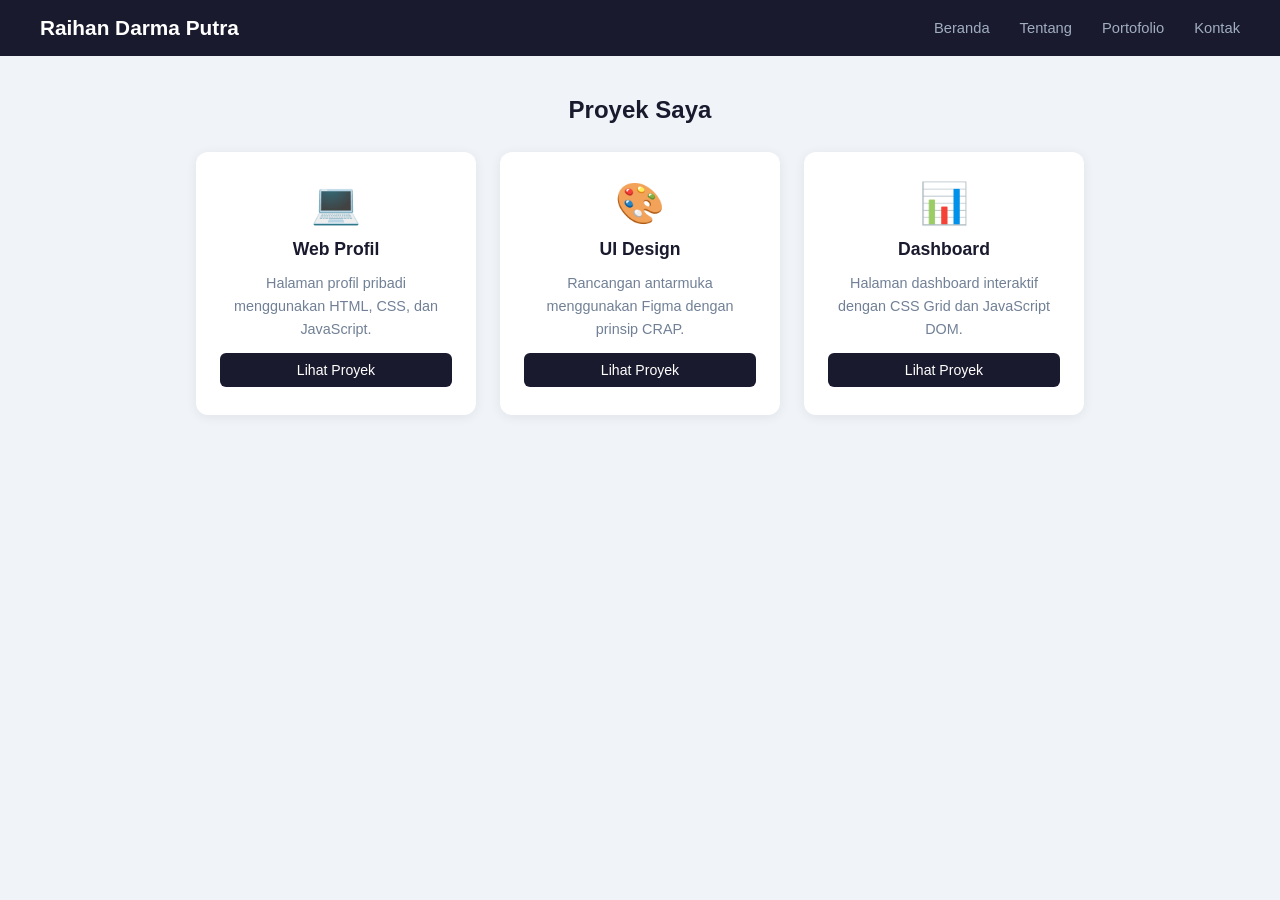
<file: index.html>
<!DOCTYPE html>
<html lang="id">

<head>
    <meta charset="UTF-8">
    <meta name="viewport" content="width=device-width, initial-scale=1.0">
    <title>Navbar & Card Layout - Flexbox</title>
    <link rel="stylesheet" href="style.css">
</head>

<body>

    <!-- NAVBAR dengan Flexbox -->
    <nav class="navbar">
        <div class="navbar-brand">Raihan Darma Putra</div>
        <ul class="navbar-menu">
            <li><a href="#">Beranda</a></li>
            <li><a href="#">Tentang</a></li>
            <li><a href="#">Portofolio</a></li>
            <li><a href="#">Kontak</a></li>
        </ul>
    </nav>

    <!-- CARD LAYOUT dengan Flexbox -->
    <main class="main-content">
        <h2 class="section-title">Proyek Saya</h2>
        <div class="card-container">
            <div class="card">
                <div class="card-icon">&#128187;</div>
                <h3>Web Profil</h3>
                <p>Halaman profil pribadi menggunakan HTML, CSS, dan JavaScript.</p>
                <a href="#" class="btn-card">Lihat Proyek</a>
            </div>
            <div class="card">
                <div class="card-icon">&#127912;</div>
                <h3>UI Design</h3>
                <p>Rancangan antarmuka menggunakan Figma dengan prinsip CRAP.</p>
                <a href="#" class="btn-card">Lihat Proyek</a>
            </div>
            <div class="card">
                <div class="card-icon">&#128202;</div>
                <h3>Dashboard</h3>
                <p>Halaman dashboard interaktif dengan CSS Grid dan JavaScript DOM.</p>
                <a href="#" class="btn-card">Lihat Proyek</a>
            </div>
        </div>
    </main>

</body>

</html>
</file>
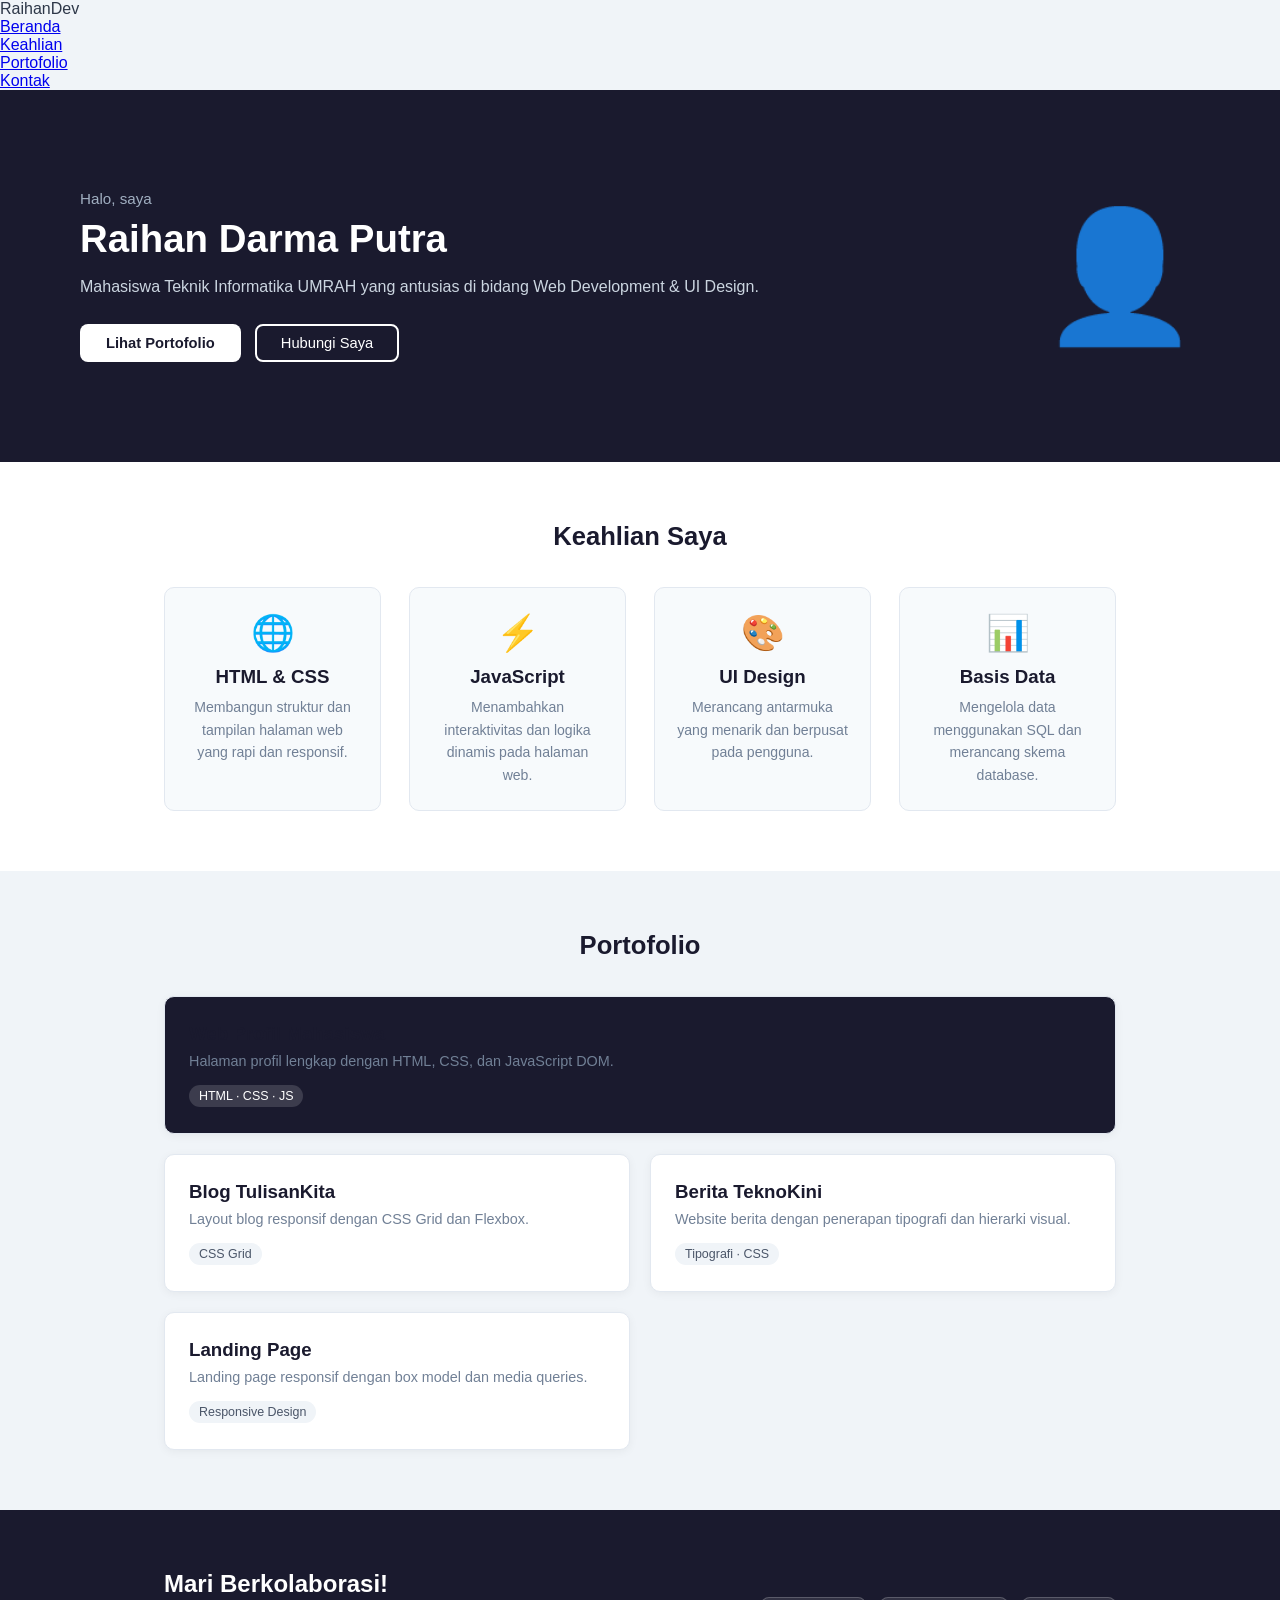
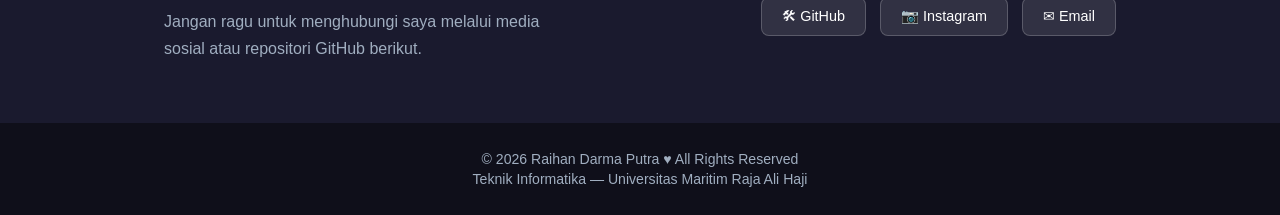
<file: 1b/index.html>
<!DOCTYPE html>
<html lang="id">

<head>
    <meta charset="UTF-8">
    <meta name="viewport" content="width=device-width, initial-scale=1.0">
    <title>Landing Page - Raihan Darma Putra</title>
    <link rel="stylesheet" href="style.css">
</head>

<body>

    <!-- NAVBAR -->
    <nav class="navbar">
        <div class="navbar-brand">RaihanDev</div>
        <ul class="navbar-menu">
            <li><a href="#hero">Beranda</a></li>
            <li><a href="#keahlian">Keahlian</a></li>
            <li><a href="#portofolio">Portofolio</a></li>
            <li><a href="#kontak">Kontak</a></li>
        </ul>
    </nav>

    <!-- HERO SECTION (Flexbox) -->
    <section id="hero" class="hero">
        <div class="hero-content">
            <p class="hero-label">Halo, saya</p>
            <h1>Raihan Darma Putra</h1>
            <p class="hero-sub">Mahasiswa Teknik Informatika UMRAH
                yang antusias di bidang Web Development & UI Design.</p>
            <div class="hero-buttons">
                <a href="#portofolio" class="btn-primary">Lihat Portofolio</a>
                <a href="#kontak" class="btn-outline">Hubungi Saya</a>
            </div>
        </div>
        <div class="hero-visual">&#128100;</div>
    </section>

    <!-- KEAHLIAN SECTION (Grid) -->
    <section id="keahlian" class="keahlian">
        <div class="container">
            <h2 class="section-title">Keahlian Saya</h2>
            <div class="grid-keahlian">
                <div class="keahlian-item">
                    <span class="k-icon">&#127760;</span>
                    <h3>HTML & CSS</h3>
                    <p>Membangun struktur dan tampilan halaman web yang rapi dan responsif.</p>
                </div>
                <div class="keahlian-item">
                    <span class="k-icon">&#9889;</span>
                    <h3>JavaScript</h3>
                    <p>Menambahkan interaktivitas dan logika dinamis pada halaman web.</p>
                </div>
                <div class="keahlian-item">
                    <span class="k-icon">&#127912;</span>
                    <h3>UI Design</h3>
                    <p>Merancang antarmuka yang menarik dan berpusat pada pengguna.</p>
                </div>
                <div class="keahlian-item">
                    <span class="k-icon">&#128202;</span>
                    <h3>Basis Data</h3>
                    <p>Mengelola data menggunakan SQL dan merancang skema database.</p>
                </div>
            </div>
        </div>
    </section>

    <!-- PORTOFOLIO SECTION (Grid) -->
    <section id="portofolio" class="portofolio">
        <div class="container">
            <h2 class="section-title">Portofolio</h2>
            <div class="grid-portofolio">
                <div class="porto-card porto-featured">
                    <h3>Web Profil Mahasiswa</h3>
                    <p>Halaman profil lengkap dengan HTML, CSS, dan JavaScript DOM.</p>
                    <span class="porto-tag">HTML · CSS · JS</span>
                </div>
                <div class="porto-card">
                    <h3>Blog TulisanKita</h3>
                    <p>Layout blog responsif dengan CSS Grid dan Flexbox.</p>
                    <span class="porto-tag">CSS Grid</span>
                </div>
                <div class="porto-card">
                    <h3>Berita TeknoKini</h3>
                    <p>Website berita dengan penerapan tipografi dan hierarki visual.</p>
                    <span class="porto-tag">Tipografi · CSS</span>
                </div>
                <div class="porto-card">
                    <h3>Landing Page</h3>
                    <p>Landing page responsif dengan box model dan media queries.</p>
                    <span class="porto-tag">Responsive Design</span>
                </div>
            </div>
        </div>
    </section>

    <!-- KONTAK SECTION (Flexbox) -->
    <section id="kontak" class="kontak">
        <div class="container kontak-inner">
            <div class="kontak-teks">
                <h2>Mari Berkolaborasi!</h2>
                <p>Jangan ragu untuk menghubungi saya melalui media sosial
                    atau repositori GitHub berikut.</p>
            </div>
            <div class="kontak-links">
                <a href="https://github.com/Raihan2407" class="link-sosmed" target="_blank">
                    &#128736; GitHub
                </a>
                <a href="https://www.instagram.com/raihandrmptr_" class="link-sosmed" target="_blank">
                    &#128247; Instagram
                </a>
                <a href="mailto:raihan@email.com" class="link-sosmed">
                    &#9993; Email
                </a>
            </div>
        </div>
    </section>

    <!-- FOOTER -->
    <footer>
        <p>&copy; 2026 Raihan Darma Putra &hearts; All Rights Reserved</p>
        <p>Teknik Informatika — Universitas Maritim Raja Ali Haji</p>
    </footer>

</body>

</html>
</file>
<file: style.css>
* {
    margin: 0;
    padding: 0;
    box-sizing: border-box;
}

body {
    font-family: 'Segoe UI', sans-serif;
    background-color: #f0f4f8;
}

/* === NAVBAR FLEXBOX === */
.navbar {
    display: flex;
    /* Aktifkan flexbox */
    justify-content: space-between;
    /* Logo kiri, menu kanan */
    align-items: center;
    /* Vertikal tengah */
    background-color: #1a1a2e;
    padding: 16px 40px;
    position: sticky;
    top: 0;
}

.navbar-brand {
    color: white;
    font-size: 1.3em;
    font-weight: 700;
}

.navbar-menu {
    display: flex;
    /* Menu horizontal */
    gap: 30px;
    list-style: none;
}

.navbar-menu a {
    color: #a0aec0;
    text-decoration: none;
    font-size: 0.92em;
    transition: color 0.2s;
}

.navbar-menu a:hover {
    color: white;
}

/* === CARD LAYOUT FLEXBOX === */
.main-content {
    max-width: 1000px;
    margin: 40px auto;
    padding: 0 24px;
}

.section-title {
    text-align: center;
    color: #1a1a2e;
    margin-bottom: 28px;
    font-size: 1.5em;
}

.card-container {
    display: flex;
    /* Aktifkan flexbox */
    justify-content: center;
    /* Rata tengah */
    align-items: stretch;
    /* Tinggi sama */
    gap: 24px;
    /* Jarak antar card */
    flex-wrap: wrap;
    /* Wrap jika sempit */
}

.card {
    background: white;
    border-radius: 12px;
    padding: 28px 24px;
    flex: 1;
    min-width: 220px;
    max-width: 280px;
    text-align: center;
    box-shadow: 0 2px 12px rgba(0, 0, 0, 0.07);
    display: flex;
    flex-direction: column;
    /* Konten vertikal */
    gap: 12px;
}

.card-icon {
    font-size: 2.5em;
}

.card h3 {
    color: #1a1a2e;
    font-size: 1.1em;
}

.card p {
    color: #718096;
    font-size: 0.9em;
    line-height: 1.6;
    flex: 1;
}

.btn-card {
    display: inline-block;
    background-color: #1a1a2e;
    color: white;
    padding: 9px 20px;
    border-radius: 6px;
    text-decoration: none;
    font-size: 0.88em;
    transition: background 0.2s;
    margin-top: auto;
}

.btn-card:hover {
    background-color: #2d3a6e;
}
</file>
<file: 1b/style.css>
/* === RESET & BOX MODEL === */
* {
    margin: 0;
    padding: 0;
    box-sizing: border-box;
    /* border-box: padding tidak menambah lebar */
}

body {
    font-family: 'Segoe UI', sans-serif;
    background-color: #f0f4f8;
    color: #2d3748;
}

.container {
    max-width: 1000px;
    margin: 0 auto;
    /* margin auto: centering horizontal */
    padding: 0 24px;
}

/* === HERO (Flexbox) === */
.hero {
    display: flex;
    justify-content: space-between;
    align-items: center;
    gap: 40px;
    background-color: #1a1a2e;
    color: white;
    padding: 80px 60px;
    /* padding atas-bawah 80px, kiri-kanan 60px */
    margin-bottom: 0;
}

.hero h1 {
    font-size: 2.4em;
    margin: 10px 0;
    /* margin atas-bawah 10px */
}

.hero-label {
    color: #a0aec0;
    font-size: 0.95em;
}

.hero-sub {
    color: #cbd5e0;
    line-height: 1.7;
    margin: 12px 0 24px;
}

.hero-buttons {
    display: flex;
    gap: 14px;
}

.btn-primary {
    background: white;
    color: #1a1a2e;
    padding: 11px 26px;
    border-radius: 8px;
    text-decoration: none;
    font-weight: 600;
    font-size: 0.92em;
}

.btn-outline {
    border: 2px solid white;
    color: white;
    padding: 9px 24px;
    border-radius: 8px;
    text-decoration: none;
    font-size: 0.92em;
}

.hero-visual {
    font-size: 8em;
    flex-shrink: 0;
}

/* === KEAHLIAN (Grid 4 kolom) === */
.keahlian {
    background: white;
    padding: 60px 0;
    /* padding atas-bawah 60px */
}

.section-title {
    text-align: center;
    color: #1a1a2e;
    font-size: 1.6em;
    margin-bottom: 36px;
}

.grid-keahlian {
    display: grid;
    grid-template-columns: repeat(4, 1fr);
    /* 4 kolom sama lebar */
    gap: 20px;
}

.keahlian-item {
    background: #f7fafc;
    border-radius: 10px;
    padding: 24px 20px;
    /* box model: padding dalam card */
    text-align: center;
    border: 1.5px solid #e2e8f0;
}

.k-icon {
    font-size: 2.2em;
    display: block;
    margin-bottom: 12px;
}

.keahlian-item h3 {
    color: #1a1a2e;
    margin-bottom: 8px;
}

.keahlian-item p {
    color: #718096;
    font-size: 0.88em;
    line-height: 1.6;
}

/* === PORTOFOLIO (Grid) === */
.portofolio {
    padding: 60px 0;
}

.grid-portofolio {
    display: grid;
    grid-template-columns: repeat(2, 1fr);
    grid-template-rows: auto auto;
    gap: 20px;
}

.porto-card {
    background: white;
    border-radius: 10px;
    padding: 26px 24px;
    border: 1.5px solid #e2e8f0;
    box-shadow: 0 2px 10px rgba(0, 0, 0, 0.05);
}

/* Grid item pertama melebar 2 kolom */
.porto-featured {
    grid-column: 1 / 3;
    background: #1a1a2e;
    color: white;
}

.porto-featured h3 {
    color: white;
}

.porto-card h3 {
    color: #1a1a2e;
    margin-bottom: 8px;
}

.porto-card p {
    color: #718096;
    font-size: 0.9em;
    margin: 8px 0;
}

.porto-tag {
    display: inline-block;
    background: #f0f4f8;
    color: #4a5568;
    padding: 4px 10px;
    border-radius: 20px;
    font-size: 0.78em;
    margin-top: 8px;
}

.porto-featured .porto-tag {
    background: rgba(255, 255, 255, 0.15);
    color: white;
}

/* === KONTAK (Flexbox) === */
.kontak {
    background: #1a1a2e;
    color: white;
    padding: 60px 0;
}

.kontak-inner {
    display: flex;
    justify-content: space-between;
    align-items: center;
    gap: 40px;
    flex-wrap: wrap;
}

.kontak-teks h2 {
    font-size: 1.5em;
    margin-bottom: 10px;
}

.kontak-teks p {
    color: #a0aec0;
    max-width: 400px;
    line-height: 1.7;
}

.kontak-links {
    display: flex;
    gap: 14px;
    flex-wrap: wrap;
}

.link-sosmed {
    background: rgba(255, 255, 255, 0.1);
    color: white;
    padding: 10px 20px;
    border-radius: 8px;
    text-decoration: none;
    font-size: 0.9em;
    border: 1px solid rgba(255, 255, 255, 0.2);
    transition: background 0.2s;
}

.link-sosmed:hover {
    background: rgba(255, 255, 255, 0.2);
}

/* === FOOTER === */
footer {
    background: #0f0f1a;
    color: #a0aec0;
    text-align: center;
    padding: 24px 20px;
    font-size: 0.88em;
}

footer p {
    margin: 4px 0;
}

/* ================================================
   MEDIA QUERIES — RESPONSIVE DESIGN
   ================================================ */

/* Tablet (768px - 991px) */
@media (max-width: 991px) {
    .hero {
        flex-direction: column;
        /* Hero jadi vertikal */
        text-align: center;
        padding: 60px 30px;
    }

    .hero-buttons {
        justify-content: center;
    }

    .hero-visual {
        font-size: 5em;
    }

    .grid-keahlian {
        grid-template-columns: repeat(2, 1fr);
        /* 4 kolom → 2 kolom */
    }
}

/* Mobile (≤ 767px) */
@media (max-width: 767px) {
    .navbar {
        flex-direction: column;
        gap: 12px;
        padding: 16px 20px;
    }

    .navbar-menu {
        gap: 16px;
        flex-wrap: wrap;
        justify-content: center;
    }

    .hero {
        padding: 50px 20px;
    }

    .hero h1 {
        font-size: 1.8em;
    }

    .hero-visual {
        font-size: 4em;
    }

    .grid-keahlian {
        grid-template-columns: 1fr;
        /* 2 kolom → 1 kolom */
    }

    .grid-portofolio {
        grid-template-columns: 1fr;
        /* 2 kolom → 1 kolom */
    }

    .porto-featured {
        grid-column: 1;
    }

    /* Reset span */

    .kontak-inner {
        flex-direction: column;
        text-align: center;
    }

    .kontak-links {
        justify-content: center;
    }
}

/* Desktop besar (≥ 1200px) */
@media (min-width: 1200px) {
    .hero {
        padding: 100px 80px;
    }

    .grid-keahlian {
        gap: 28px;
    }
}
</file>
